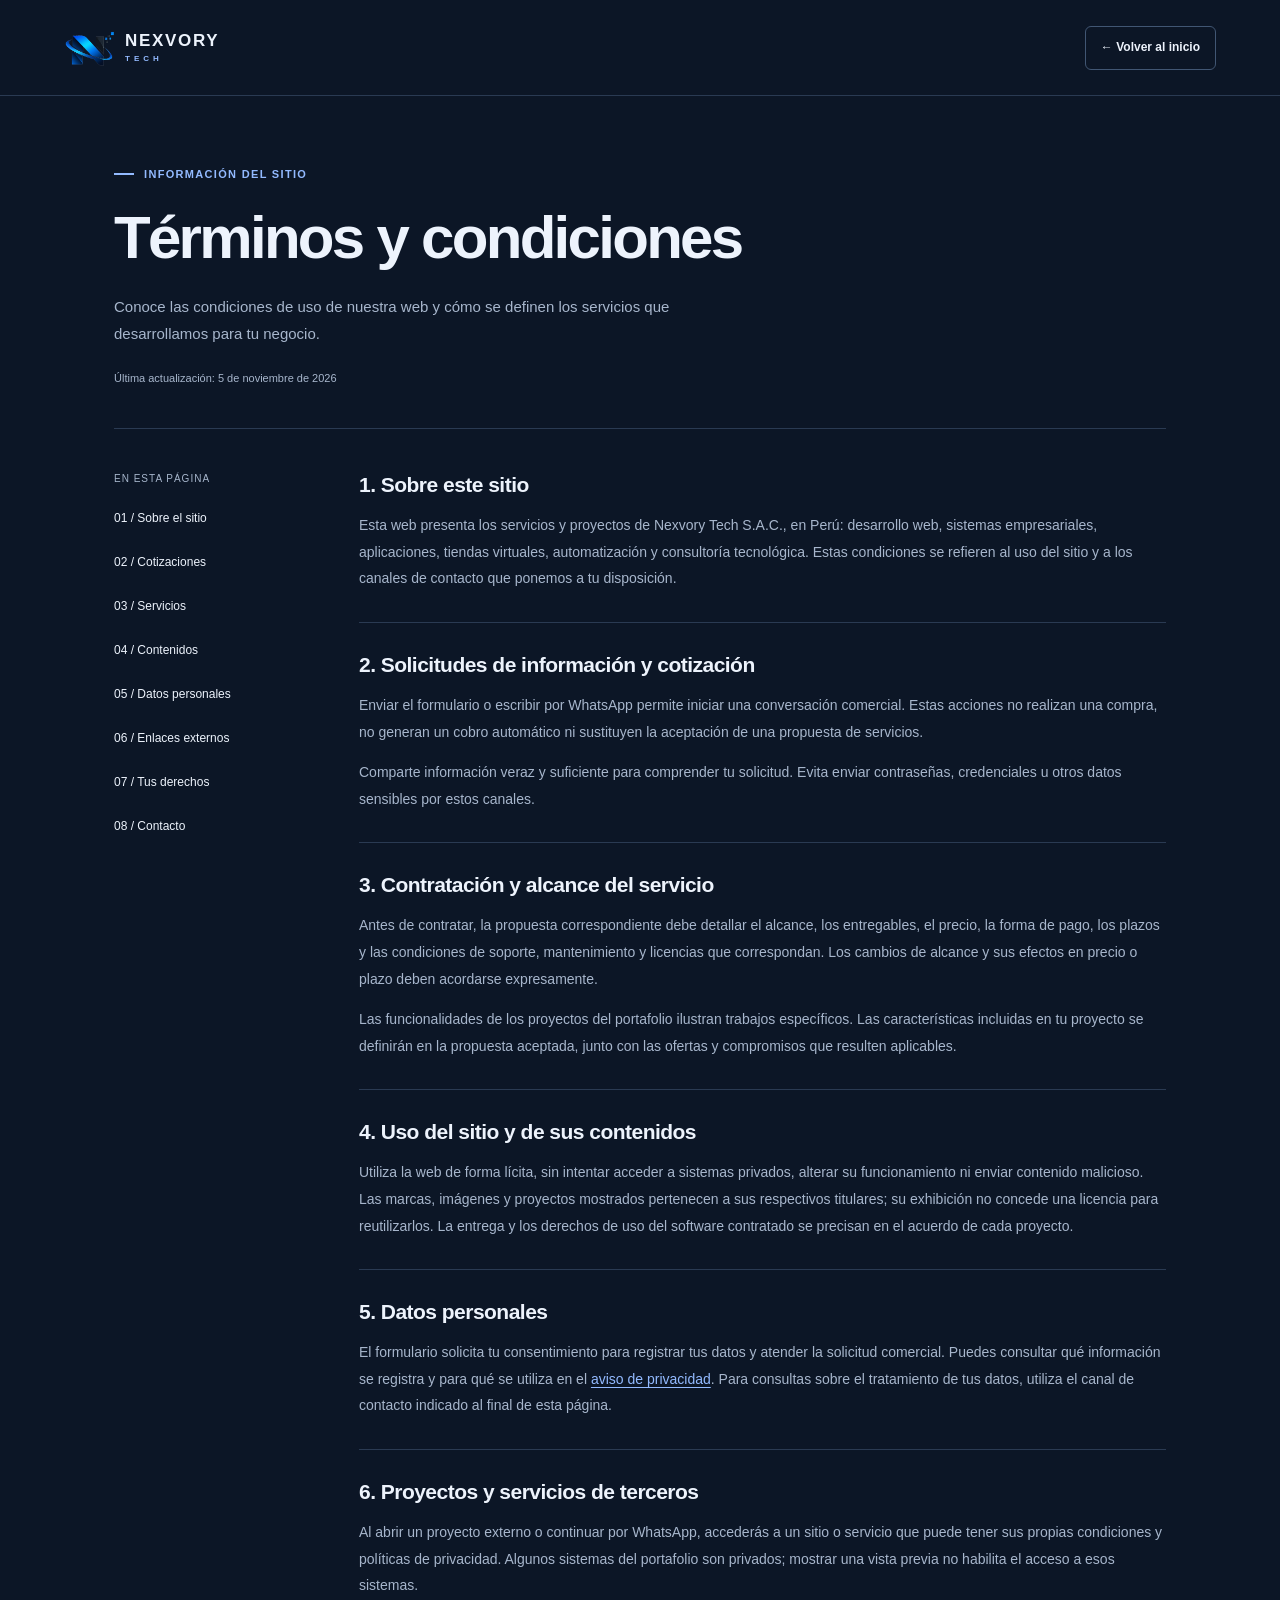
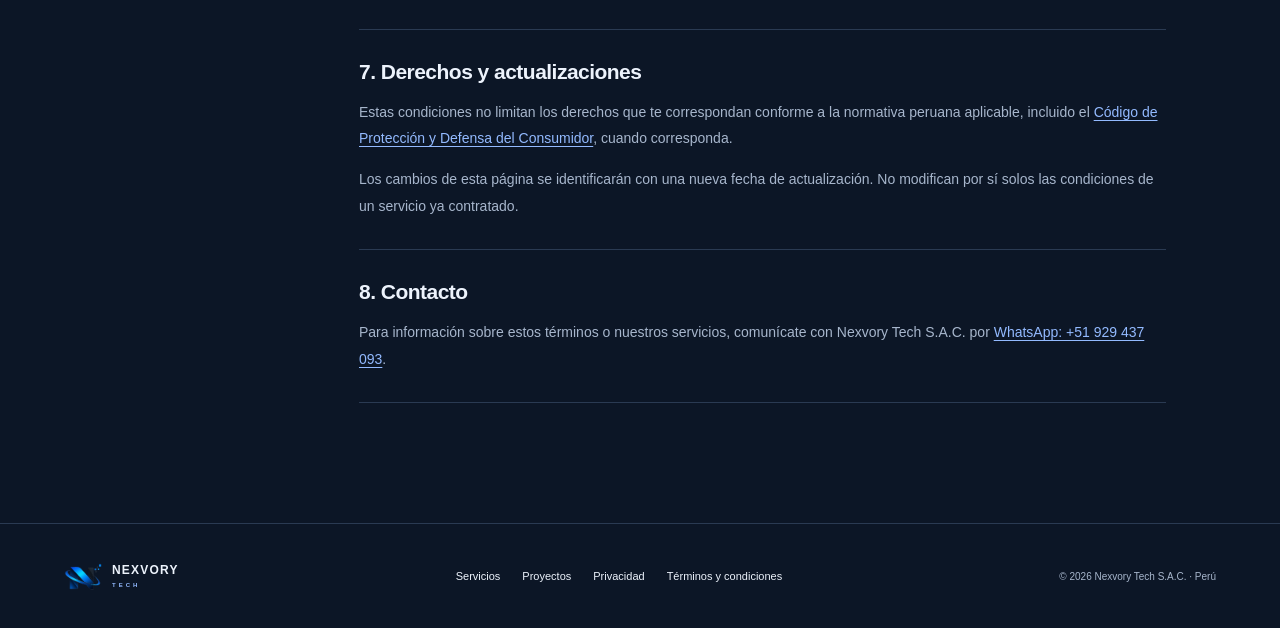
<file: terminos-y-condiciones.html>
<!doctype html>
<html lang="es">
  <head>
    <meta charset="UTF-8" />
    <meta name="viewport" content="width=device-width, initial-scale=1" />
    <meta name="theme-color" content="#0c1626" />
    <meta name="description" content="Condiciones de uso del sitio de Nexvory Tech S.A.C., solicitudes de cotización y contratación de servicios tecnológicos." />
    <title>Términos y condiciones | Nexvory Tech</title>
    <link rel="canonical" href="https://nexoradigital1208.github.io/nexvory-tech/terminos-y-condiciones.html" />
    <link rel="icon" type="image/png" href="assets/logo-nexvory.png?v=2" />
    <link rel="stylesheet" href="styles.css?v=16" />
  </head>
  <body>
    <a class="skip-link" href="#contenido">Saltar al contenido</a>
    <header class="site-header legal-header">
      <a class="brand" href="index.html" aria-label="Nexvory Tech, volver al inicio">
        <img class="brand-symbol" src="assets/logo-nexvory.png?v=2" alt="" />
        <span class="brand-wordmark">NEXVORY<small>TECH</small></span>
      </a>
      <a class="button button--secondary" href="index.html">← Volver al inicio</a>
    </header>

    <main class="legal-main" id="contenido">
      <div class="legal-hero">
        <div class="eyebrow"><span></span> Información del sitio</div>
        <h1>Términos y condiciones</h1>
        <p>Conoce las condiciones de uso de nuestra web y cómo se definen los servicios que desarrollamos para tu negocio.</p>
        <p class="legal-updated">Última actualización: <time datetime="2026-11-05">5 de noviembre de 2026</time></p>
      </div>

      <div class="legal-layout">
        <aside class="legal-index" aria-label="Índice de términos y condiciones">
          <span>En esta página</span>
          <a href="#sitio">01 / Sobre el sitio</a>
          <a href="#solicitudes">02 / Cotizaciones</a>
          <a href="#contratacion">03 / Servicios</a>
          <a href="#contenidos">04 / Contenidos</a>
          <a href="#datos">05 / Datos personales</a>
          <a href="#terceros">06 / Enlaces externos</a>
          <a href="#derechos">07 / Tus derechos</a>
          <a href="#contacto">08 / Contacto</a>
        </aside>

        <article class="legal-copy" aria-label="Condiciones de uso y solicitudes comerciales">
          <section id="sitio">
            <h2>1. Sobre este sitio</h2>
            <p>Esta web presenta los servicios y proyectos de Nexvory Tech S.A.C., en Perú: desarrollo web, sistemas empresariales, aplicaciones, tiendas virtuales, automatización y consultoría tecnológica. Estas condiciones se refieren al uso del sitio y a los canales de contacto que ponemos a tu disposición.</p>
          </section>
          <section id="solicitudes">
            <h2>2. Solicitudes de información y cotización</h2>
            <p>Enviar el formulario o escribir por WhatsApp permite iniciar una conversación comercial. Estas acciones no realizan una compra, no generan un cobro automático ni sustituyen la aceptación de una propuesta de servicios.</p>
            <p>Comparte información veraz y suficiente para comprender tu solicitud. Evita enviar contraseñas, credenciales u otros datos sensibles por estos canales.</p>
          </section>
          <section id="contratacion">
            <h2>3. Contratación y alcance del servicio</h2>
            <p>Antes de contratar, la propuesta correspondiente debe detallar el alcance, los entregables, el precio, la forma de pago, los plazos y las condiciones de soporte, mantenimiento y licencias que correspondan. Los cambios de alcance y sus efectos en precio o plazo deben acordarse expresamente.</p>
            <p>Las funcionalidades de los proyectos del portafolio ilustran trabajos específicos. Las características incluidas en tu proyecto se definirán en la propuesta aceptada, junto con las ofertas y compromisos que resulten aplicables.</p>
          </section>
          <section id="contenidos">
            <h2>4. Uso del sitio y de sus contenidos</h2>
            <p>Utiliza la web de forma lícita, sin intentar acceder a sistemas privados, alterar su funcionamiento ni enviar contenido malicioso. Las marcas, imágenes y proyectos mostrados pertenecen a sus respectivos titulares; su exhibición no concede una licencia para reutilizarlos. La entrega y los derechos de uso del software contratado se precisan en el acuerdo de cada proyecto.</p>
          </section>
          <section id="datos">
            <h2>5. Datos personales</h2>
            <p>El formulario solicita tu consentimiento para registrar tus datos y atender la solicitud comercial. Puedes consultar qué información se registra y para qué se utiliza en el <a href="index.html#privacidad">aviso de privacidad</a>. Para consultas sobre el tratamiento de tus datos, utiliza el canal de contacto indicado al final de esta página.</p>
          </section>
          <section id="terceros">
            <h2>6. Proyectos y servicios de terceros</h2>
            <p>Al abrir un proyecto externo o continuar por WhatsApp, accederás a un sitio o servicio que puede tener sus propias condiciones y políticas de privacidad. Algunos sistemas del portafolio son privados; mostrar una vista previa no habilita el acceso a esos sistemas.</p>
          </section>
          <section id="derechos">
            <h2>7. Derechos y actualizaciones</h2>
            <p>Estas condiciones no limitan los derechos que te correspondan conforme a la normativa peruana aplicable, incluido el <a href="https://consumidor.gob.pe/codigo-del-consumidor/" target="_blank" rel="noopener noreferrer">Código de Protección y Defensa del Consumidor</a>, cuando corresponda.</p>
            <p>Los cambios de esta página se identificarán con una nueva fecha de actualización. No modifican por sí solos las condiciones de un servicio ya contratado.</p>
          </section>
          <section id="contacto">
            <h2>8. Contacto</h2>
            <p>Para información sobre estos términos o nuestros servicios, comunícate con Nexvory Tech S.A.C. por <a href="https://wa.me/51929437093" target="_blank" rel="noopener noreferrer">WhatsApp: +51 929 437 093</a>.</p>
          </section>
        </article>
      </div>
    </main>

    <footer>
      <a class="brand brand--footer" href="index.html" aria-label="Nexvory Tech, volver al inicio">
        <img class="brand-symbol" src="assets/logo-nexvory.png?v=2" alt="" />
        <span class="brand-wordmark">NEXVORY<small>TECH</small></span>
      </a>
      <div class="footer-links"><a href="index.html#servicios">Servicios</a><a href="index.html#proyectos">Proyectos</a><a href="index.html#privacidad">Privacidad</a><a href="terminos-y-condiciones.html" aria-current="page">Términos y condiciones</a></div>
      <p>© 2026 Nexvory Tech S.A.C. · Perú</p>
    </footer>
  </body>
</html>
</file>
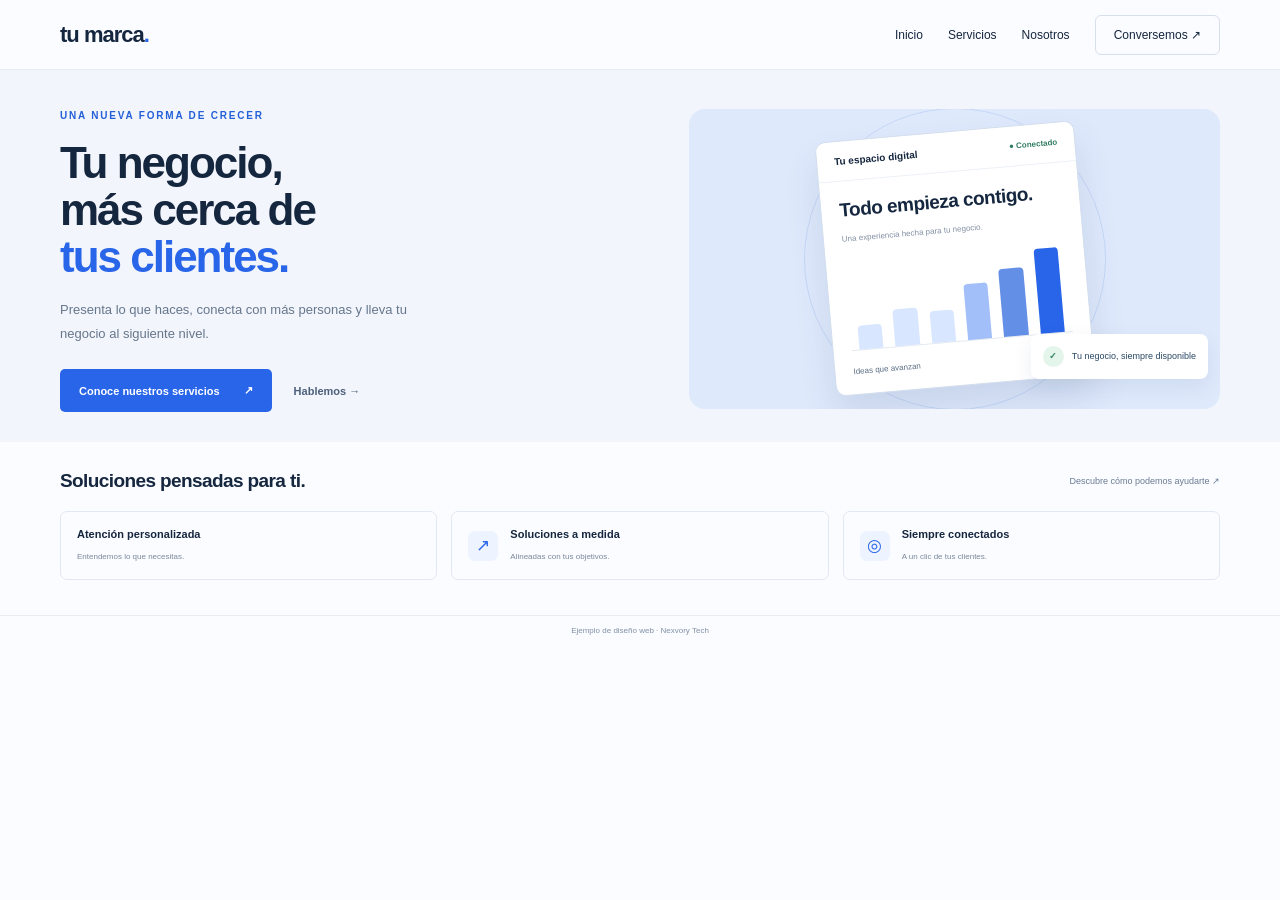
<file: assets/web-preview.html>
<!doctype html>
<html lang="es">
<head>
<meta charset="UTF-8" />
<meta name="viewport" content="width=device-width, initial-scale=1" />
<meta name="robots" content="noindex, nofollow" />
<title>Ejemplo de diseño web adaptable · Nexvory Tech</title>
<style>
*{box-sizing:border-box}body{margin:0;background:#fbfcff;color:#15263f;font-family:Arial,sans-serif;-webkit-font-smoothing:antialiased}header{height:70px;display:flex;align-items:center;justify-content:space-between;padding:0 60px;border-bottom:1px solid #e9edf3}.brand{font-size:22px;font-weight:800;letter-spacing:-1px}.brand i{color:#2865e9;font-style:normal}.navigation{display:flex;align-items:center;gap:25px;font-size:12px}.navigation .contact{padding:12px 18px;border:1px solid #d7dfeb;border-radius:6px}.menu{display:none}.hero{display:grid;grid-template-columns:1fr .9fr;align-items:center;gap:40px;padding:35px 60px 30px;background:#f2f5fb}.tag{display:inline-block;margin-bottom:18px;color:#2460d7;font-size:10px;letter-spacing:1.8px;font-weight:700;text-transform:uppercase}h1{margin:0 0 18px;font-size:44px;line-height:1.07;letter-spacing:-2px;font-weight:700}h1 em{font-style:normal;color:#2865e9}.copy>p{max-width:350px;margin:0 0 24px;color:#66768b;font-size:13px;line-height:1.8}.actions{display:flex;align-items:center;gap:22px;font-size:11px;font-weight:700}.action{display:inline-flex;gap:24px;align-items:center;padding:15px 19px;border-radius:5px;background:#2865e9;color:white}.secondary{color:#4d607b}.art{position:relative;display:grid;place-items:center;min-height:300px;background:#dfe9fc;border-radius:16px;overflow:hidden}.art::before{content:"";position:absolute;width:230px;height:230px;border:1px solid #aec6f2;border-radius:50%}.art::after{content:"";position:absolute;width:300px;height:300px;border:1px solid #c5d7f6;border-radius:50%}.app{position:relative;z-index:1;width:260px;border:1px solid #d3deed;border-radius:10px;background:#fff;box-shadow:0 20px 35px #284b7a20;transform:rotate(-5deg)}.app-bar{display:flex;align-items:center;justify-content:space-between;padding:14px 17px;border-bottom:1px solid #edf1f6;font-size:10px;font-weight:700}.status{color:#317c60;font-size:8px}.app-content{padding:18px}.app-title{margin:0 0 6px;font-size:19px;font-weight:700;letter-spacing:-.5px}.app-note{color:#8290a3;font-size:8px}.chart{display:flex;align-items:flex-end;gap:12px;height:86px;margin:20px 0 16px;padding:0 8px 0;border-bottom:1px solid #e5eaf1}.chart span{flex:1;background:#d9e6ff;border-radius:4px 4px 0 0}.chart span:nth-child(1){height:28%}.chart span:nth-child(2){height:43%}.chart span:nth-child(3){height:38%}.chart span:nth-child(4){height:66%;background:#a2bff9}.chart span:nth-child(5){height:80%;background:#648fe7}.chart span:nth-child(6){height:100%;background:#2865e9}.app-bottom{display:flex;align-items:center;justify-content:space-between;color:#5a6c84;font-size:8px}.app-bottom b{color:#2865e9}.float-note{position:absolute;right:12px;bottom:30px;z-index:2;display:flex;align-items:center;gap:8px;padding:12px;border-radius:8px;color:#284763;background:white;font-size:9px;box-shadow:0 8px 20px #1d3c6615}.check{display:grid;place-items:center;width:21px;height:21px;border-radius:50%;background:#e4f5ec;color:#378464;font-weight:700}.services{padding:28px 60px 35px}.services-heading{display:flex;justify-content:space-between;align-items:center;margin-bottom:19px}.services-heading strong{font-size:19px;letter-spacing:-.6px}.services-heading>span{color:#697b93;font-size:9px}.grid{display:grid;grid-template-columns:repeat(3,1fr);gap:14px}.card{display:flex;align-items:center;gap:12px;padding:16px;border:1px solid #e2e8f1;border-radius:7px}.icon{display:grid;place-items:center;flex-shrink:0;width:30px;height:30px;border-radius:7px;background:#edf3ff;color:#2865e9;font-size:17px}.card strong{display:block;margin-bottom:5px;font-size:11px}.card small{font-size:8px;color:#7a889b}.example{padding:10px 20px;border-top:1px solid #e9edf3;color:#8090a5;font-size:8px;text-align:center}
@media(max-width:600px){header{height:65px;padding:0 23px}.brand{font-size:21px}.navigation{display:none}.menu{display:block;font-size:23px;color:#38506e}.hero{grid-template-columns:1fr;gap:28px;padding:32px 23px 28px}.tag{font-size:8px;letter-spacing:1.3px;margin-bottom:15px}h1{max-width:310px;font-size:38px;letter-spacing:-1.8px;margin-bottom:15px}.copy>p{font-size:12px;line-height:1.7;margin-bottom:20px}.actions{gap:15px;font-size:10px}.action{padding:13px 15px;gap:19px}.art{min-height:220px;border-radius:12px}.art::before{width:180px;height:180px}.art::after{width:250px;height:250px}.app{width:215px}.app-bar{padding:11px 14px;font-size:9px}.app-content{padding:14px}.app-title{font-size:16px}.chart{height:60px;margin:15px 0 12px}.float-note{bottom:18px;right:9px;padding:10px;font-size:8px}.services{padding:24px 23px}.services-heading strong{font-size:18px}.services-heading>span{display:none}.grid{grid-template-columns:1fr;gap:10px}.card{padding:13px}.card strong{font-size:12px}.card small{font-size:9px}.example{font-size:8px}}
</style>
</head>
<body>
<header><span class="brand">tu marca<i>.</i></span><div class="navigation"><span>Inicio</span><span>Servicios</span><span>Nosotros</span><span class="contact">Conversemos ↗</span></div><span class="menu" aria-hidden="true">☰</span></header>
<main>
<section class="hero"><div class="copy"><span class="tag">Una nueva forma de crecer</span><h1>Tu negocio,<br />más cerca de<br /><em>tus clientes.</em></h1><p>Presenta lo que haces, conecta con más personas y lleva tu negocio al siguiente nivel.</p><div class="actions"><span class="action">Conoce nuestros servicios <span>↗</span></span><span class="secondary">Hablemos →</span></div></div><div class="art" aria-hidden="true"><div class="app"><div class="app-bar"><span>Tu espacio digital</span><span class="status">● Conectado</span></div><div class="app-content"><p class="app-title">Todo empieza contigo.</p><span class="app-note">Una experiencia hecha para tu negocio.</span><div class="chart"><span></span><span></span><span></span><span></span><span></span><span></span></div><div class="app-bottom"><span>Ideas que avanzan</span><b>↗</b></div></div></div><div class="float-note"><span class="check">✓</span>Tu negocio, siempre disponible</div></div></section>
<section class="services"><div class="services-heading"><strong>Soluciones pensadas para ti.</strong><span>Descubre cómo podemos ayudarte ↗</span></div><div class="grid"><div class="card"><div><strong>Atención personalizada</strong><small>Entendemos lo que necesitas.</small></div></div><div class="card"><span class="icon">↗</span><div><strong>Soluciones a medida</strong><small>Alineadas con tus objetivos.</small></div></div><div class="card"><span class="icon">◎</span><div><strong>Siempre conectados</strong><small>A un clic de tus clientes.</small></div></div></div></section>
</main>
<div class="example">Ejemplo de diseño web · Nexvory Tech</div>
</body>
</html>
</file>
<file: styles.css>
:root {
  color-scheme: dark;
  --bg: #0c1626;
  --surface: #132238;
  --surface-soft: #182b45;
  --field: #0f1b2d;
  --text: #edf3fc;
  --muted: #a7b6cc;
  --line: #2a3a52;
  --accent: #2867df;
  --accent-text: #93baff;
  --navy: #101e32;
  --ease: cubic-bezier(.22, 1, .36, 1);
  --content: 1240px;
  --gutter: clamp(22px, 5vw, 76px);
}
* { box-sizing: border-box; }
html { scroll-behavior: smooth; scroll-padding-top: 110px; }
body { margin: 0; color: var(--text); background: var(--bg); font-family: -apple-system, BlinkMacSystemFont, "Segoe UI", Arial, sans-serif; -webkit-font-smoothing: antialiased; }
body.lightbox-open { overflow: hidden; }
a { color: inherit; text-decoration: none; }
button, input, select, textarea { font: inherit; }
button, a { -webkit-tap-highlight-color: transparent; }
button { color: inherit; }
button, select, input[type="checkbox"] { cursor: pointer; }
img { max-width: 100%; }
[hidden] { display: none !important; }
:focus-visible { outline: 3px solid #3987ff; outline-offset: 5px; }
.skip-link { position: fixed; z-index: 300; top: 12px; left: 12px; transform: translateY(-150%); padding: 14px 20px; border-radius: 6px; color: white; background: var(--accent); }
.skip-link:focus { transform: translateY(0); }
.site-header { position: relative; z-index: 100; display: flex; align-items: center; justify-content: space-between; gap: 24px; width: 100%; max-width: calc(var(--content) + var(--gutter) * 2); min-height: 96px; margin: auto; padding: 18px var(--gutter); border-bottom: 1px solid var(--line); background: var(--bg); }
.brand { display: inline-flex; align-items: center; gap: 10px; flex-shrink: 0; }
.brand-symbol { display: block; width: 51px; height: 40px; object-fit: contain; }
.brand-wordmark { display: flex; flex-direction: column; color: var(--text); font-size: 17px; font-weight: 800; letter-spacing: .1em; line-height: 1; }
.brand-wordmark small { margin-top: 6px; color: var(--accent-text); font-size: 8px; letter-spacing: .5em; font-weight: 650; }
nav { display: flex; align-items: center; gap: clamp(20px, 2.5vw, 38px); }
nav a { display: inline-flex; align-items: center; min-height: 44px; font-size: 13px; font-weight: 550; transition: color .2s; }
nav a:hover, .footer-links a:hover { color: var(--accent-text); }
nav .nav-cta { gap: 24px; padding: 0 19px; border: 1px solid var(--line); border-radius: 6px; font-weight: 650; }
nav .nav-cta:hover { border-color: var(--accent-text); }
.nav-toggle { display: none; }
.hero { position: relative; display: grid; grid-template-columns: 1.05fr 1fr; align-items: center; gap: clamp(35px, 5vw, 78px); max-width: 1440px; min-height: 650px; margin: 0 auto; padding: 68px var(--gutter) 78px; overflow: hidden; background: var(--bg); color: #fff; }
.hero::before { content: ""; position: absolute; pointer-events: none; width: 48%; height: 100%; right: 0; top: 0; background-image: linear-gradient(#ffffff04 1px, transparent 1px), linear-gradient(90deg, #ffffff04 1px, transparent 1px); background-size: 56px 56px; mask-image: linear-gradient(90deg, transparent, #000); }
.hero-copy, .work-showcase { position: relative; min-width: 0; }
.eyebrow { display: flex; align-items: center; gap: 10px; color: var(--accent-text); font-size: 11px; line-height: 1.5; font-weight: 650; letter-spacing: .12em; text-transform: uppercase; }
.eyebrow > span { width: 20px; height: 2px; flex: 0 0 auto; background: currentColor; }
.hero .eyebrow { color: #a9c5fa; }
.hero h1 { margin: 26px 0 24px; max-width: 650px; font-size: clamp(42px, 4.65vw, 67px); font-weight: 650; line-height: 1.09; letter-spacing: -.055em; }
h1 em { color: #82aeff; font-style: normal; }
.hero-copy > p { max-width: 450px; margin: 0 0 33px; color: #b9c5d8; font-size: 16px; line-height: 1.8; }
.hero-actions { display: flex; align-items: center; flex-wrap: wrap; gap: 24px; }
.button { display: inline-flex; align-items: center; justify-content: center; gap: 24px; min-height: 50px; padding: 14px 22px; border: 1px solid transparent; border-radius: 6px; font-size: 13px; font-weight: 650; line-height: 1.4; cursor: pointer; transition: background .2s, border-color .2s, transform .2s; }
.button:hover { transform: translateY(-2px); }
.button--primary { color: white; background: var(--accent); }
.button--primary:hover { background: #084ed1; }
.button--secondary { color: var(--text); border-color: #415673; background: transparent; }
.button--secondary:hover { border-color: var(--accent-text); color: var(--accent-text); background: var(--surface); }
.hero-project-link { display: inline-flex; align-items: center; gap: 14px; min-height: 44px; color: #e4eaf5; font-size: 13px; }
.hero-project-link:hover { color: #9fc0ff; }
.hero-note { display: flex; flex-wrap: wrap; align-items: center; gap: 10px; margin-top: 35px; color: #adbbcf; font-size: 10px; line-height: 1.6; }
.hero-note > span:first-child { color: #86b5ff; font-size: 14px; }
.note-divider { width: 1px; height: 12px; margin: 0 4px; background: #42506a; }
.work-showcase { padding: 26px 0 0; }
.work-showcase::before { content: ""; position: absolute; z-index: 0; top: 90px; bottom: 125px; left: 42px; right: -12px; background: #18355b; border: 1px solid #34547f; border-radius: 12px; transform: rotate(5deg); }
.showcase-topline { position: relative; display: flex; align-items: center; justify-content: space-between; padding: 0 5px 24px; color: #a6bbd8; font-size: 10px; letter-spacing: .08em; text-transform: uppercase; }
.showcase-window { position: relative; display: block; overflow: hidden; border: 1px solid #59677d; border-radius: 8px; background: #17263d; box-shadow: 0 24px 55px #0004; transition: transform .3s var(--ease); }
.showcase-window:hover { transform: translateY(-5px); }
.window-bar { display: flex; align-items: center; gap: 5px; height: 32px; padding: 0 12px; background: #25364d; }
.window-bar > span { width: 5px; height: 5px; border-radius: 50%; background: #78879e; }
.window-bar small { margin: auto; padding-right: 24px; color: #b9c8dc; font-size: 9px; letter-spacing: .03em; }
.window-bar .window-expand { width: auto; height: auto; background: none; color: #b9c8dc; }
.showcase-window img { display: block; width: 100%; height: auto; }
.device-showcase { position: relative; margin: 0; }
.device-stage { position: relative; width: 100%; aspect-ratio: 1.25; }
.desktop-device { position: absolute; top: 3%; left: 0; width: 91%; filter: drop-shadow(0 20px 25px #030d2040); }
.desktop-device .window-bar { height: 26px; border: 1px solid #607089; border-bottom: 0; border-radius: 9px 9px 0 0; }
.device-screen { position: relative; overflow: hidden; background: #f2f5fb; }
.device-screen iframe { display: block; position: absolute; top: 0; left: 0; max-width: none; border: 0; transform-origin: top left; pointer-events: none; }
.device-screen--desktop { aspect-ratio: 8 / 5; border-inline: 1px solid #607089; }
.device-screen--desktop iframe { width: 1000px; height: 625px; transform: scale(.45); }
.desktop-chin { display: grid; place-items: center; height: 17px; border: 1px solid #607089; border-top: 0; border-radius: 0 0 8px 8px; background: #26364d; }
.desktop-chin > span { width: 5px; height: 5px; border-radius: 50%; background: #8191a8; }
.desktop-stand { position: relative; width: 22%; height: clamp(19px, 3vw, 35px); margin: 0 auto; background: linear-gradient(#26364d, #4b5b72); clip-path: polygon(20% 0, 80% 0, 88% 85%, 100% 90%, 100% 100%, 0 100%, 0 90%, 12% 85%); }
.phone-device { position: absolute; z-index: 2; bottom: 5%; right: 0; width: 28%; padding: 6px; border: 1px solid #72829a; border-radius: 24px; background: #1c2a3e; box-shadow: 0 15px 35px #040c224d; }
.device-screen--phone { aspect-ratio: 18 / 37; border-radius: 18px; }
.device-screen--phone iframe { width: 360px; height: 740px; transform: scale(.36); }
.phone-camera { position: absolute; z-index: 3; top: 10px; left: 50%; width: 30%; height: 8px; border-radius: 10px; background: #1c2a3e; transform: translateX(-50%); }
.phone-home { position: absolute; z-index: 3; bottom: 10px; left: 50%; width: 28%; height: 3px; border-radius: 5px; background: #3e506b; transform: translateX(-50%); }
.device-badge { position: absolute; z-index: 3; bottom: 10%; left: 5%; display: inline-flex; align-items: center; gap: 8px; padding: 10px 12px; border: 1px solid #6785ae; border-radius: 6px; color: #e5efff; background: #192c48; box-shadow: 0 5px 15px #08132630; font-size: 10px; }
.device-badge svg { width: 19px; height: 19px; fill: none; stroke: #96bcff; stroke-width: 1.5; }
.device-showcase .showcase-caption { margin-top: 10px; }
.showcase-caption { position: relative; display: flex; align-items: center; justify-content: space-between; gap: 12px; margin: 20px 0 0; padding: 0 3px; }
.showcase-caption > div { display: flex; align-items: center; gap: 10px; flex-wrap: wrap; }
.project-dot { width: 6px; height: 6px; border-radius: 50%; background: #76cea9; }
.showcase-caption strong { font-size: 12px; font-weight: 550; }
.showcase-caption div > span:last-child { color: #afbed4; font-size: 10px; }
.showcase-caption > a { display: grid; place-items: center; width: 32px; height: 32px; border: 1px solid #52617b; border-radius: 50%; }
.showcase-label { position: relative; display: flex; align-items: center; gap: 10px; margin-top: 28px; color: #acbbcf; font-size: 10px; }
.showcase-label > span { color: #91b8ff; font-size: 19px; }
.capabilities-strip { display: flex; justify-content: space-between; align-items: center; gap: 30px; max-width: 1440px; margin: auto; padding: 25px var(--gutter); border-bottom: 1px solid var(--line); background: var(--bg); }
.capabilities-strip > span { color: var(--muted); font-size: 11px; }
.capabilities-strip > div { display: flex; align-items: center; flex-wrap: wrap; gap: 24px; font-size: 11px; font-weight: 600; }
.capabilities-strip i { color: #b9c6d9; font-style: normal; }
.tech-section { max-width: 1440px; margin: auto; padding: 35px 0 40px; border-bottom: 1px solid var(--line); background: var(--bg); }
.tech-viewport { overflow: hidden; }
.tech-viewport:focus-visible { outline-offset: -3px; }
.tech-section.is-ready .tech-viewport { mask-image: linear-gradient(90deg, transparent, #000 5%, #000 95%, transparent); }
.tech-track { display: flex; width: max-content; }
.tech-group { display: flex; align-items: center; gap: 18px; flex: 0 0 auto; min-width: max(100vw, 1080px); padding: 0 18px 0 0; margin: 0; list-style: none; }
.tech-item { display: flex; align-items: center; gap: 16px; flex: 1 0 245px; min-height: 80px; padding: 16px 24px; border: 0; background: transparent; }
.tech-mark { display: grid; place-items: center; flex: 0 0 36px; width: 36px; height: 38px; }
.tech-mark svg { display: block; width: 34px; height: 36px; }
.tech-mark--html { color: #f08055; }
.tech-mark--css { color: #679ef8; }
.tech-mark--js { height: 35px; border-radius: 3px; color: #2d2b19; background: #f2d34c; font-size: 20px; font-weight: 750; letter-spacing: -.06em; }
.tech-mark--apps { color: #88b3ff; }
.tech-mark--ts, .tech-mark--node, .tech-mark--python, .tech-mark--next, .tech-mark--flask, .tech-mark--dart, .tech-mark--postgres { height: 36px; border-radius: 6px; font-size: 18px; font-weight: 700; letter-spacing: -.05em; }
.tech-mark--ts { color: #fff; background: #3178c6; }
.tech-mark--react { color: #68cde8; }
.tech-mark--next { border-radius: 50%; color: #17202c; background: #edf3fc; font-size: 23px; font-weight: 500; }
.tech-mark--tailwind { color: #56c8df; }
.tech-mark--node { color: #9cdaa7; background: #1a3c30; }
.tech-mark--python { color: #f2d27b; background: #233c57; }
.tech-mark--flask { color: #fff; background: #253447; }
.tech-mark--dart { color: #8fd8f6; background: #173b52; }
.tech-mark--flutter { color: #62bafa; }
.tech-mark--electron { color: #91d1de; }
.tech-mark--sql { color: #a3b7fa; }
.tech-mark--postgres { color: #fff; background: #356489; font-size: 15px; }
.tech-mark--supabase { color: #72d3a6; }
.tech-mark--sheets { color: #76c995; }
.tech-item strong, .tech-item div > span { display: block; }
.tech-item strong { margin-bottom: 5px; font-size: 17px; font-weight: 600; letter-spacing: -.025em; white-space: nowrap; }
.tech-item div > span { color: var(--muted); font-size: 10px; white-space: nowrap; }
.tech-section.is-ready .tech-track { animation: tech-scroll var(--tech-duration, 120s) linear infinite; }
.tech-viewport:hover .tech-track, .tech-viewport:focus-within .tech-track { animation-play-state: paused; }
.tech-section:not(.is-ready) .tech-viewport { overflow-x: auto; }
@keyframes tech-scroll { to { transform: translateX(-50%); } }
@media (max-width: 540px) {
  .desktop-device .window-bar { height: 21px; padding-inline: 8px; }
  .desktop-device .window-bar small { font-size: 7px; }
  .desktop-device .window-bar > span { width: 4px; height: 4px; }
  .desktop-device .window-bar .window-expand { width: auto; height: auto; }
  .desktop-chin { height: 12px; }
  .phone-device { padding: 4px; border-radius: 18px; }
  .device-screen--phone { border-radius: 13px; }
  .phone-camera { top: 7px; height: 6px; }
  .phone-home { bottom: 7px; height: 2px; }
  .device-badge { bottom: 6%; left: 2%; padding: 8px 9px; font-size: 8px; }
  .device-badge svg { width: 15px; height: 15px; }
  .tech-section { padding-top: 27px; padding-bottom: 30px; }
  .tech-item { padding-inline: 20px; }
}
@media (prefers-reduced-motion: reduce) {
  .tech-section.is-ready .tech-viewport { overflow-x: auto; mask-image: none; }
  .tech-section.is-ready .tech-track { animation: none; }
  .tech-section .tech-group { min-width: 0; padding-inline: var(--gutter); }
  .tech-section .tech-group[aria-hidden="true"] { display: none; }
}
.services-section, .projects-section, .quote-section, .privacy-section, .process-inner { width: 100%; max-width: calc(var(--content) + var(--gutter) * 2); margin: auto; padding: 100px var(--gutter); }
.section-heading { display: flex; justify-content: space-between; align-items: flex-end; gap: 50px; margin-bottom: 42px; }
.section-heading h2 { margin: 18px 0 0; font-size: clamp(32px, 3.4vw, 48px); line-height: 1.16; font-weight: 600; letter-spacing: -.045em; }
.section-heading h2 span { color: #95aaca; }
.section-heading > p { flex: 0 1 330px; margin: 0 0 3px; color: var(--muted); font-size: 14px; line-height: 1.8; }
.services-grid { display: grid; grid-template-columns: repeat(3, minmax(0, 1fr)); gap: 16px; }
.service-card { position: relative; display: flex; flex-direction: column; min-height: 270px; padding: 28px; border: 1px solid var(--line); border-radius: 8px; background: var(--surface); transition: border-color .25s, box-shadow .25s, transform .25s; }
.service-card:hover { transform: translateY(-4px); border-color: #557db5; box-shadow: 0 12px 30px #030a182e; }
.service-top { display: flex; justify-content: space-between; align-items: center; margin-bottom: 30px; }
.service-icon { width: 42px; height: 42px; display: grid; place-items: center; border-radius: 8px; color: var(--accent-text); background: var(--surface-soft); }
.service-icon svg { width: 22px; height: 22px; fill: none; stroke: currentColor; stroke-width: 1.5; stroke-linecap: round; stroke-linejoin: round; }
.service-index { color: #8a96a7; font-size: 11px; font-variant-numeric: tabular-nums; }
.service-card h3 { margin: 0 0 12px; font-size: 18px; font-weight: 650; letter-spacing: -.025em; }
.service-card p { margin: 0 0 24px; color: var(--muted); font-size: 13px; line-height: 1.75; }
.service-link { display: flex; align-items: center; justify-content: space-between; gap: 20px; width: 100%; min-height: 44px; margin-top: auto; padding: 10px 0 0; border: 0; border-top: 1px solid var(--line); color: var(--text); background: none; font-size: 11px; font-weight: 600; text-align: left; }
.service-link span { color: var(--accent-text); font-size: 19px; }
.service-link:hover { color: var(--accent-text); }
.services-cta, .portfolio-cta { display: flex; align-items: center; justify-content: space-between; gap: 20px; padding: 25px 0 0; }
.services-cta p, .portfolio-cta p { margin: 0; color: var(--muted); font-size: 13px; }
.services-cta .button { min-height: 44px; padding: 10px 16px; font-size: 12px; }
.projects-section { padding-top: 20px; }
.projects-grid { display: grid; grid-template-columns: repeat(2, minmax(0, 1fr)); gap: 42px 24px; }
.project-card { min-width: 0; cursor: pointer; }
.project-card--wide { grid-column: 1 / -1; }
.project-visual { position: relative; aspect-ratio: 1.6; overflow: hidden; border: 1px solid var(--line); border-radius: 8px; background: var(--surface); }
.project-card--wide .project-visual { aspect-ratio: 2.4; }
.project-visual img { display: block; width: 100%; height: 100%; object-fit: cover; object-position: top center; transition: transform .5s var(--ease); }
.project-visual--system img { object-fit: contain; object-position: center; }
.project-card--wide .project-visual { background: #073f40; }
.project-card--wide .project-visual img { width: 86%; margin: auto; }
.project-card:hover .project-visual img { transform: scale(1.025); }
.project-visual::after { content: ""; position: absolute; inset: 65% 0 0; background: linear-gradient(transparent, #0d1e3755); pointer-events: none; }
.project-number { position: absolute; top: 16px; left: 16px; display: grid; place-items: center; width: 28px; height: 28px; border: 1px solid #ffffff50; border-radius: 4px; color: #fff; background: #101e36d9; font-size: 10px; }
.project-category { position: absolute; z-index: 1; bottom: 16px; left: 16px; padding: 8px 11px; border: 1px solid #ffffff55; border-radius: 4px; color: #fff; background: #101e36ee; font-size: 9px; letter-spacing: .05em; }
.project-info { display: flex; align-items: flex-start; justify-content: space-between; gap: 20px; padding: 20px 0 0; }
.project-info h3 { margin: 0 0 7px; font-size: 19px; letter-spacing: -.025em; font-weight: 650; }
.project-info p { max-width: 430px; margin: 0; color: var(--muted); font-size: 12px; line-height: 1.7; }
.card-action { display: grid; place-items: center; flex: 0 0 auto; width: 42px; height: 42px; border: 1px solid #415673; border-radius: 50%; color: var(--text); background: transparent; transition: background .25s, color .25s; }
.card-action svg { width: 17px; height: 17px; fill: none; stroke: currentColor; stroke-width: 1.5; transform: rotate(-40deg); }
.project-card:hover .card-action { color: white; border-color: var(--accent); background: var(--accent); }
.portfolio-cta { margin-top: 36px; padding-top: 28px; border-top: 1px solid var(--line); }
.process-section { color: var(--text); background: var(--navy); border-block: 1px solid var(--line); }
.process-section .eyebrow { color: #91b8ff; }
.process-section .section-heading > p { color: #b8c5d9; }
.process-grid { display: grid; grid-template-columns: repeat(4, minmax(0, 1fr)); gap: 30px; margin-top: 60px; }
.process-step { border-top: 1px solid #3d4b62; padding-top: 24px; }
.process-step > span { display: inline-block; margin-bottom: 30px; color: #83afff; font-size: 12px; font-variant-numeric: tabular-nums; }
.process-step h3 { margin: 0 0 12px; font-size: 16px; font-weight: 600; letter-spacing: -.02em; }
.process-step p { margin: 0; color: #b8c5d9; font-size: 12px; line-height: 1.8; }
.quote-section { display: grid; grid-template-columns: .82fr 1.18fr; align-items: start; gap: 70px; padding-top: 110px; }
.quote-intro { position: sticky; top: 60px; }
.quote-intro h2 { margin: 24px 0; font-size: clamp(36px, 3.8vw, 52px); line-height: 1.15; letter-spacing: -.045em; font-weight: 600; }
.quote-intro h2 em { color: var(--accent-text); font-style: normal; }
.quote-intro > p { max-width: 360px; margin: 0; color: var(--muted); font-size: 14px; line-height: 1.85; }
.quote-contact { display: flex; flex-direction: column; gap: 12px; margin-top: 38px; }
.quote-contact > span { color: var(--muted); font-size: 10px; letter-spacing: .12em; text-transform: uppercase; }
.quote-contact > a { width: fit-content; font-size: 23px; letter-spacing: -.025em; font-weight: 600; }
.quote-contact > a > span { margin-left: 24px; color: var(--accent-text); }
.quote-aside { display: flex; align-items: center; gap: 15px; margin-top: 36px; padding-top: 26px; border-top: 1px solid var(--line); }
.quote-aside > span { display: grid; place-items: center; width: 38px; height: 38px; border: 1px solid var(--line); border-radius: 50%; color: var(--accent-text); }
.quote-aside p { margin: 0; color: var(--muted); font-size: 12px; line-height: 1.8; }
.quote-aside a { color: var(--accent-text); text-decoration: underline; text-underline-offset: 3px; }
.quote-form { min-width: 0; padding: 34px; border: 1px solid var(--line); border-radius: 10px; background: var(--surface); box-shadow: 0 16px 45px #02081124; }
.form-heading { padding-bottom: 25px; margin-bottom: 25px; border-bottom: 1px solid var(--line); }
.form-heading h3 { margin: 0 0 8px; font-size: 21px; font-weight: 600; letter-spacing: -.025em; }
.form-heading p { margin: 0; color: var(--muted); font-size: 11px; }
.form-grid { display: grid; grid-template-columns: repeat(2, minmax(0, 1fr)); gap: 16px 18px; }
.form-field { min-width: 0; display: flex; flex-direction: column; gap: 8px; }
.form-field--wide { grid-column: 1 / -1; }
.form-field > span { font-size: 11px; font-weight: 600; }
.form-field input, .form-field select, .form-field textarea { width: 100%; min-height: 46px; padding: 12px; border: 1px solid #5d7394; border-radius: 5px; outline: 0; color: var(--text); background: var(--field); font-size: 13px; transition: border-color .2s, box-shadow .2s; }
.form-field input:focus, .form-field select:focus, .form-field textarea:focus { border-color: var(--accent); box-shadow: 0 0 0 3px #1762ee18; }
.form-field textarea { min-height: 115px; resize: vertical; line-height: 1.6; }
.form-field textarea::placeholder { color: #95a5bd; }
.form-field.is-invalid input, .form-field.is-invalid select, .form-field.is-invalid textarea { border-color: #f18196; }
.field-error { min-height: 0; color: #ff9caf; font-size: 10px; line-height: 1.4; }
.field-error:empty { display: none; }
.privacy-check { display: flex; align-items: flex-start; gap: 10px; margin-top: 22px; color: var(--muted); font-size: 10px; line-height: 1.7; }
.privacy-check input { flex-shrink: 0; width: 16px; height: 16px; margin: 2px 0 0; accent-color: var(--accent-text); }
.privacy-check a { color: var(--accent-text); text-decoration: underline; text-underline-offset: 2px; }
.form-trap, .crm-response-frame { position: fixed !important; left: -10000px !important; width: 1px !important; height: 1px !important; overflow: hidden !important; opacity: 0 !important; pointer-events: none !important; border: 0; }
.form-status { margin: 14px 0; color: #ff9caf; font-size: 12px; line-height: 1.6; }
.form-status.is-pending { color: #9dc5ff; }
.form-status.is-success { color: #85d4b1; }
.submit-button { width: 100%; justify-content: space-between; }
.submit-button:disabled { cursor: wait; opacity: .65; transform: none; }
.whatsapp-followup { width: 100%; margin-top: 10px; color: #fff; background: #137c48; }
.form-note { margin: 14px 0 0; color: var(--muted); font-size: 10px; line-height: 1.7; text-align: center; }
.privacy-section { padding-top: 0; padding-bottom: 55px; }
.privacy-section > div { max-width: 100%; padding-top: 28px; border-top: 1px solid var(--line); }
.privacy-section .eyebrow { font-size: 9px; }
.privacy-section h2 { margin: 15px 0 12px; font-size: 18px; font-weight: 600; letter-spacing: -.02em; }
.privacy-section p { max-width: 1000px; margin: 0; color: var(--muted); font-size: 11px; line-height: 1.85; }
.privacy-section p + p { margin-top: 10px; }
footer { display: flex; align-items: center; justify-content: space-between; flex-wrap: wrap; gap: 24px; max-width: calc(var(--content) + var(--gutter) * 2); margin: auto; padding: 30px var(--gutter); border-top: 1px solid var(--line); }
footer .brand-symbol { width: 38px; height: 32px; }
footer .brand-wordmark { font-size: 12px; }
footer .brand-wordmark small { font-size: 6px; }
.footer-links { display: flex; flex-wrap: wrap; gap: 8px 22px; font-size: 11px; }
.footer-links a { display: inline-flex; align-items: center; min-height: 44px; }
.legal-header .button { min-height: 44px; padding: 10px 15px; font-size: 12px; }
.legal-main { max-width: 1180px; margin: auto; padding: 70px var(--gutter) 90px; }
.legal-hero { padding-bottom: 40px; border-bottom: 1px solid var(--line); }
.legal-hero h1 { margin: 22px 0; font-size: clamp(35px, 5vw, 60px); font-weight: 600; line-height: 1.1; letter-spacing: -.045em; }
.legal-hero > p { max-width: 650px; margin: 0; color: var(--muted); font-size: 15px; line-height: 1.8; }
.legal-hero .legal-updated { margin-top: 22px; font-size: 11px; }
.legal-layout { display: grid; grid-template-columns: 180px minmax(0, 1fr); align-items: start; gap: 65px; margin-top: 44px; }
.legal-index { display: flex; flex-direction: column; position: sticky; top: 35px; }
.legal-index > span { margin-bottom: 12px; color: var(--muted); font-size: 10px; text-transform: uppercase; letter-spacing: .1em; }
.legal-index a { display: flex; align-items: center; min-height: 44px; padding: 8px 0; font-size: 12px; }
.legal-index a:hover, .legal-copy a { color: var(--accent-text); }
.legal-copy section { padding-bottom: 30px; margin-bottom: 30px; border-bottom: 1px solid var(--line); }
.legal-copy h2 { margin: 0 0 15px; font-size: 21px; font-weight: 600; letter-spacing: -.025em; }
.legal-copy p { margin: 0; color: var(--muted); font-size: 14px; line-height: 1.9; }
.legal-copy p + p { margin-top: 14px; }
.legal-copy a { text-decoration: underline; text-underline-offset: 3px; }
@media (max-width: 820px) {
  .legal-main { padding-top: 45px; padding-bottom: 40px; }
  .legal-layout { grid-template-columns: 1fr; gap: 32px; }
  .legal-index { position: static; display: grid; grid-template-columns: repeat(2, minmax(0, 1fr)); gap: 0 20px; padding-bottom: 24px; border-bottom: 1px solid var(--line); }
  .legal-index > span { grid-column: 1 / -1; }
}
@media (max-width: 390px) {
  .legal-header { gap: 12px; }
  .legal-header .button { padding-inline: 10px; font-size: 11px; }
}
footer p { color: var(--muted); font-size: 10px; }
.project-menu { position: fixed; z-index: 150; width: min(300px, calc(100vw - 32px)); padding: 7px; border: 1px solid var(--line); border-radius: 10px; opacity: 0; visibility: hidden; transform: translate(-50%, -45%) scale(.96); color: var(--text); background: var(--surface); box-shadow: 0 15px 60px #01071280; transition: opacity .2s, transform .2s, visibility .2s; }
.project-menu.is-open { opacity: 1; visibility: visible; transform: translate(-50%, -50%) scale(1); }
.project-menu button, .project-menu a { display: flex; align-items: center; gap: 12px; width: 100%; min-height: 58px; padding: 10px; border: 0; border-radius: 5px; background: transparent; text-align: left; cursor: pointer; }
.project-menu button:hover, .project-menu a:hover { background: var(--surface-soft); }
.private-state { display: none; align-items: center; gap: 12px; min-height: 58px; padding: 10px; color: var(--muted); }
.private-state.is-visible { display: flex; }
.menu-icon { display: grid; place-items: center; flex: 0 0 auto; width: 36px; height: 36px; border-radius: 6px; color: var(--accent-text); background: var(--surface-soft); }
.menu-icon svg { width: 18px; height: 18px; fill: none; stroke: currentColor; stroke-width: 1.5; }
.project-menu strong, .project-menu small { display: block; }
.project-menu strong { margin-bottom: 4px; font-size: 12px; font-weight: 600; }
.project-menu small { color: var(--muted); font-size: 10px; }
.lightbox { position: fixed; inset: 0; z-index: 200; display: grid; place-items: center; padding: 40px; opacity: 0; visibility: hidden; background: #081426f2; transition: opacity .25s, visibility .25s; }
.lightbox.is-open { opacity: 1; visibility: visible; }
.lightbox-frame { width: min(1200px, 92vw); height: min(80vh, 800px); }
.lightbox-frame img { width: 100%; height: 100%; object-fit: contain; }
.lightbox-close { position: absolute; top: 20px; right: 24px; display: grid; place-items: center; width: 44px; height: 44px; border: 1px solid #ffffff70; border-radius: 50%; color: white; background: #ffffff12; }
.lightbox-close:hover { background: #ffffff25; }
.lightbox-close svg { width: 20px; height: 20px; fill: none; stroke: currentColor; stroke-width: 1.5; }
.lightbox > p { position: absolute; bottom: 10px; color: #b4c2d5; font-size: 10px; }
.whatsapp { position: fixed; z-index: 80; bottom: calc(23px + env(safe-area-inset-bottom)); right: 24px; display: flex; align-items: center; gap: 10px; }
.whatsapp-icon { display: grid; place-items: center; width: 52px; height: 52px; border: 3px solid var(--bg); border-radius: 50%; color: #fff; background: #168a50; box-shadow: 0 4px 18px #122b3430; transition: transform .2s; }
.whatsapp:hover .whatsapp-icon { transform: translateY(-3px); }
.whatsapp-icon svg { width: 26px; height: 26px; }
.whatsapp-label { padding: 10px 14px; border: 1px solid var(--line); border-radius: 6px; opacity: 0; color: var(--text); background: var(--surface); font-size: 11px; transition: opacity .2s; }
.whatsapp:hover .whatsapp-label, .whatsapp:focus-visible .whatsapp-label { opacity: 1; }
.reveal { transition: opacity .6s var(--ease), transform .6s var(--ease); }
.js-reveal .reveal { opacity: 0; transform: translateY(20px); }
.js-reveal .reveal.is-visible { opacity: 1; transform: none; }

@media (max-width: 1100px) {
  .site-header { min-height: 84px; }
  nav { gap: 20px; }
  nav a { font-size: 12px; }
  nav .nav-cta { gap: 12px; padding: 0 14px; }
  .hero { min-height: 620px; gap: 35px; padding-top: 60px; padding-bottom: 60px; }
  .hero h1 { font-size: clamp(41px, 5vw, 54px); }
  .hero-actions { gap: 12px; }
  .hero-copy > p { font-size: 14px; }
  .hero-note { max-width: 320px; }
  .capabilities-strip { gap: 20px; }
  .capabilities-strip > div { gap: 15px; font-size: 10px; }
  .quote-section { gap: 40px; }
  .quote-form { padding: 26px; }
}
@media (max-width: 820px) {
  .nav-toggle { display: flex; flex-direction: column; justify-content: center; align-items: center; gap: 6px; width: 44px; height: 44px; padding: 10px; margin-left: auto; border: 1px solid var(--line); border-radius: 5px; background: transparent; }
  .nav-toggle span { display: block; width: 20px; height: 1.5px; background: var(--text); transition: transform .2s; }
  .nav-toggle[aria-expanded="true"] span:first-child { transform: translateY(3.75px) rotate(45deg); }
  .nav-toggle[aria-expanded="true"] span:last-child { transform: translateY(-3.75px) rotate(-45deg); }
  nav { position: absolute; top: 100%; left: 0; right: 0; display: none; align-items: stretch; gap: 5px; padding: 12px var(--gutter) 22px; border-bottom: 1px solid var(--line); background: var(--bg); box-shadow: 0 15px 25px #02071255; }
  nav.is-open { display: flex; flex-direction: column; }
  nav a { padding: 8px 0; font-size: 14px; }
  nav .nav-cta { justify-content: space-between; margin-top: 8px; padding: 10px 15px; color: white; border-color: var(--accent); background: var(--accent); }
  .hero { grid-template-columns: 1fr; gap: 40px; padding-top: 55px; padding-bottom: 55px; }
  .hero-copy { max-width: 620px; }
  .hero h1 { max-width: 580px; font-size: clamp(44px, 7.5vw, 61px); }
  .hero-copy > p { max-width: 470px; font-size: 15px; }
  .hero-actions { gap: 25px; }
  .hero-note { max-width: none; margin-top: 25px; }
  .work-showcase { width: min(100%, 600px); padding: 0; justify-self: center; }
  .work-showcase::before { right: 0; left: 25px; top: 50px; }
  .showcase-topline { padding-bottom: 15px; }
  .showcase-label { margin-top: 18px; }
  .capabilities-strip { flex-direction: column; align-items: flex-start; gap: 15px; }
  .capabilities-strip > div { gap: 18px; font-size: 11px; }
  .services-section, .projects-section, .quote-section, .process-inner { padding-top: 75px; padding-bottom: 75px; }
  .section-heading { align-items: flex-start; flex-direction: column; gap: 22px; }
  .section-heading h2 { font-size: 39px; }
  .section-heading > p { flex-basis: auto; max-width: 430px; }
  .services-grid { grid-template-columns: repeat(2, minmax(0, 1fr)); }
  .projects-section { padding-top: 0; }
  .process-grid { grid-template-columns: repeat(2, minmax(0, 1fr)); gap: 35px; margin-top: 40px; }
  .quote-section { grid-template-columns: 1fr; gap: 40px; }
  .quote-intro { position: static; }
  .quote-intro > p { max-width: 520px; }
  .quote-aside { max-width: 400px; }
  .quote-form { padding: 32px; }
  footer { padding-bottom: 90px; }
}
@media (max-width: 540px) {
  html { scroll-padding-top: 24px; }
  .site-header { min-height: 78px; padding-top: 14px; padding-bottom: 14px; }
  .brand-symbol { width: 43px; height: 36px; }
  .brand-wordmark { font-size: 14px; }
  .brand-wordmark small { font-size: 7px; }
  .hero { gap: 30px; padding-top: 43px; padding-bottom: 35px; }
  .hero h1 { margin-top: 22px; font-size: clamp(36px, 9.8vw, 50px); line-height: 1.12; }
  .eyebrow { font-size: 9px; letter-spacing: .1em; }
  .hero-copy > p { margin-bottom: 25px; font-size: 14px; }
  .hero-actions { align-items: flex-start; flex-direction: column; gap: 9px; }
  .hero-actions .button { width: 100%; justify-content: space-between; }
  .hero-note { gap: 7px; margin-top: 19px; font-size: 9px; }
  .note-divider { margin: 0 2px; }
  .work-showcase::before { transform: rotate(3deg); }
  .showcase-topline { font-size: 8px; }
  .showcase-caption { margin-top: 14px; }
  .showcase-caption > div { gap: 7px; }
  .showcase-caption strong { font-size: 11px; }
  .showcase-caption div > span:last-child { font-size: 9px; }
  .showcase-label { font-size: 9px; }
  .capabilities-strip { padding-top: 21px; padding-bottom: 21px; }
  .capabilities-strip > div { display: grid; grid-template-columns: 1fr 1fr; width: 100%; gap: 12px 20px; font-size: 10px; }
  .capabilities-strip i { display: none; }
  .services-section, .projects-section, .quote-section, .process-inner { padding-top: 60px; padding-bottom: 60px; }
  .section-heading { margin-bottom: 30px; }
  .section-heading h2 { font-size: clamp(29px, 7.7vw, 38px); }
  .section-heading > p { font-size: 13px; }
  .services-grid { grid-template-columns: 1fr; gap: 12px; }
  .service-card { min-height: 250px; padding: 24px; }
  .service-top { margin-bottom: 25px; }
  .service-card h3 { font-size: 19px; }
  .service-card p { font-size: 14px; }
  .service-link { font-size: 12px; }
  .services-cta, .portfolio-cta { align-items: flex-start; flex-direction: column; gap: 17px; }
  .projects-section { padding-top: 0; }
  .projects-grid { grid-template-columns: 1fr; gap: 32px; }
  .project-card--wide { grid-column: auto; }
  .project-card--wide .project-visual { aspect-ratio: 1.6; }
  .project-card--wide .project-visual img { width: 100%; }
  .project-info { gap: 14px; padding-top: 16px; }
  .project-info h3 { font-size: 18px; }
  .project-info p { font-size: 12px; }
  .card-action { width: 44px; height: 44px; }
  .project-number { top: 12px; left: 12px; }
  .project-category { bottom: 12px; left: 12px; max-width: calc(100% - 24px); font-size: 8px; }
  .portfolio-cta { margin-top: 28px; }
  .process-grid { grid-template-columns: 1fr; gap: 26px; }
  .process-step { padding-top: 19px; }
  .process-step > span { margin-bottom: 18px; }
  .process-step h3 { font-size: 18px; }
  .process-step p { max-width: 350px; font-size: 13px; }
  .quote-intro h2 { font-size: 37px; }
  .quote-form { padding: 24px 20px; }
  .form-grid { grid-template-columns: 1fr; gap: 18px; }
  .form-field--wide { grid-column: auto; }
  .form-field > span { font-size: 12px; }
  .form-field input, .form-field select, .form-field textarea { font-size: 16px; }
  .privacy-check { font-size: 11px; }
  .form-note { font-size: 11px; }
  .privacy-section { padding-top: 0; padding-bottom: 40px; }
  footer { flex-direction: column; align-items: flex-start; gap: 20px; }
  .whatsapp { right: 15px; bottom: calc(16px + env(safe-area-inset-bottom)); }
  .whatsapp-label { display: none; }
  .project-menu { left: 50% !important; top: auto !important; bottom: calc(82px + env(safe-area-inset-bottom)); transform: translate(-50%, 15px); }
  .project-menu.is-open { transform: translate(-50%, 0); }
  .lightbox { padding: 15px; }
  .lightbox-frame { width: 95vw; height: 76vh; }
  .lightbox > p { max-width: 80%; line-height: 1.5; text-align: center; }
}
@media (prefers-reduced-motion: reduce) {
  html { scroll-behavior: auto; }
  *, *::before, *::after { animation-duration: .01ms !important; transition-duration: .01ms !important; }
  .js-reveal .reveal { opacity: 1; transform: none; }
}
</file>
